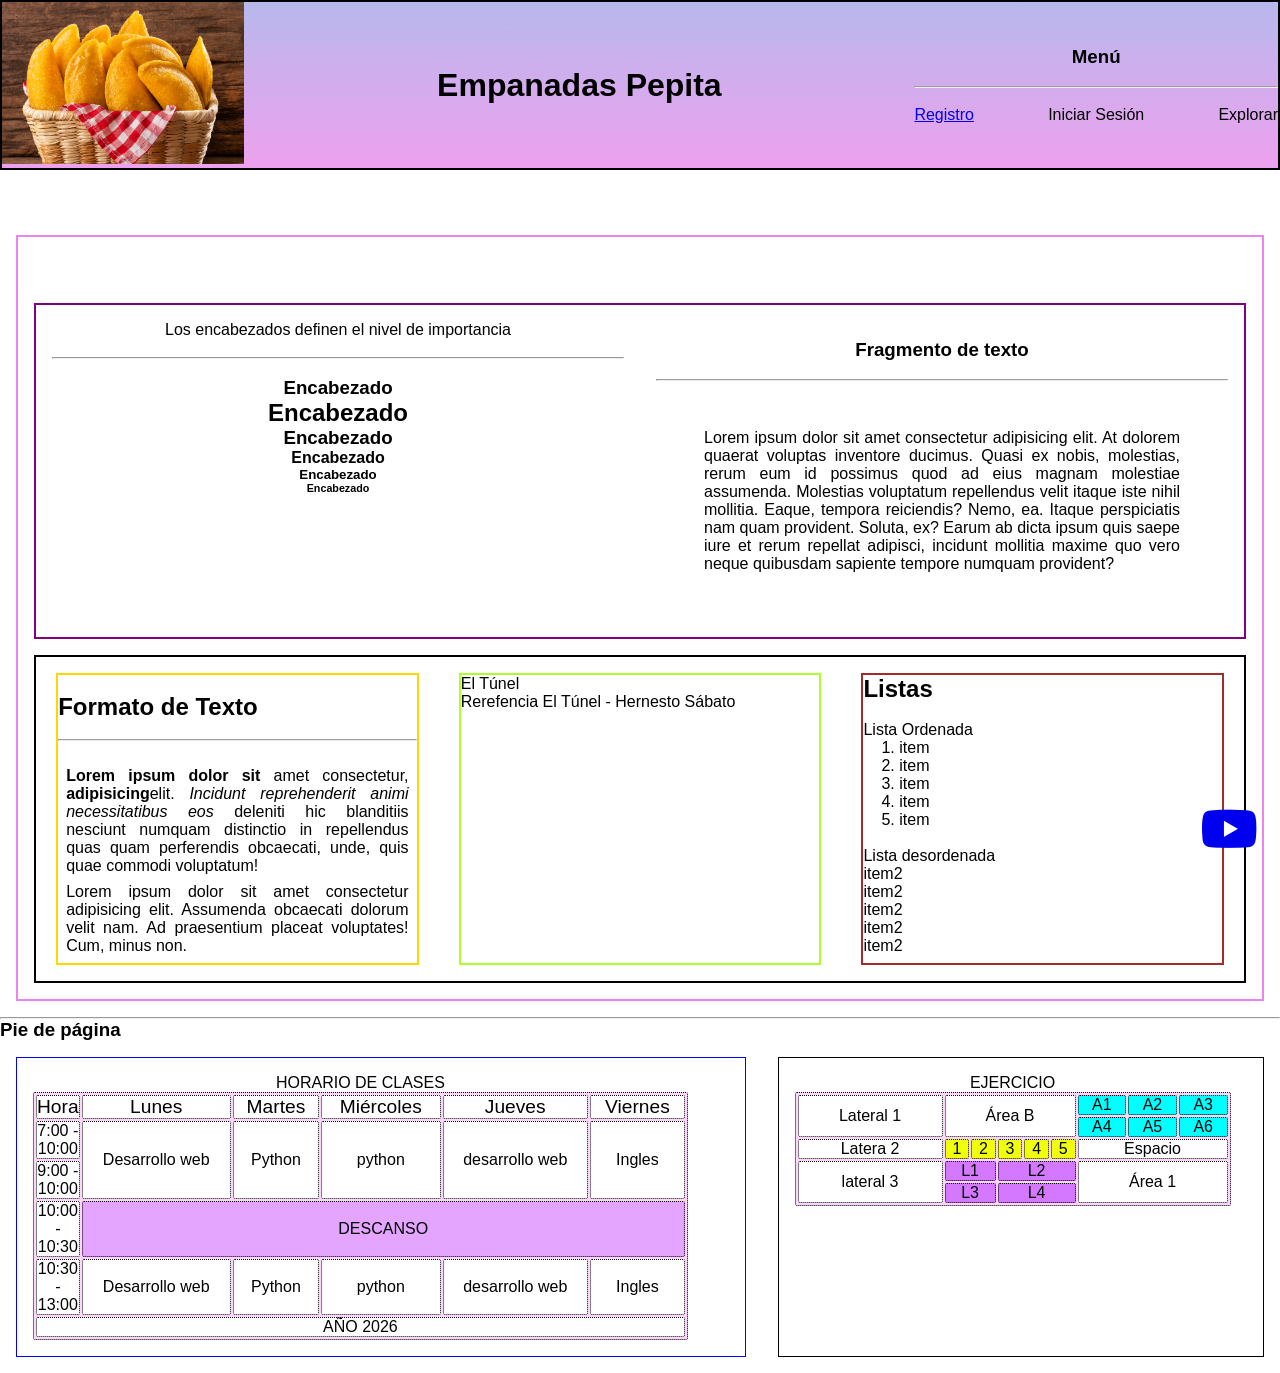
<file: index.html>
<!DOCTYPE html>
<html lang="en">
<head>
    <meta charset="UTF-8">
    <meta name="viewport" content="width=device-width, initial-scale=1.0">
    <link rel="stylesheet" href="css/style.css">
    <link rel="shortcut icon" href="favicon.ico" type="image/x-icon">
    <title>Ejercicio 3</title>
</head>
<body>
    <header class="encabezado">
        <article class="encabezado-img">
            <img class="encabezado-img-logo" src="img/2EFJ2P7JPVGURJLT7QLCSD6P74.png" alt="logo">
        </article>
        <h1 class="encabezado-titulo">Empanadas Pepita</h1>
        <nav class="encabezado-menu">
            <menu>
                <h3>Menú</h3> 
                <br>
                <hr>
                <br>
                <ol class="encabezado-menu-lista">
                    <li class="encabezado-menu-lista-item">
                     <a href="registro.html">Registro</a></li>
                    <li class="encabezado-menu-lista-item">Iniciar Sesión</li>
                    <li class="encabezado-menu-lista-item">Explorar</li>
                </ol>
            </menu>
        </nav> 
        <br>    
    </header>

    <main class="main-body"> 
       <section class="icono_test">
            <a href="https://www.youtube.com/watch?v=AawLM81gIHo&list=PLmcgrRR7qrcejDM9GZtXCM_Z6fGTzc_7z"><i class="bi bi-youtube"></i></a> 
       </section> 
        <Section class="main-body-sec">
            <article class="main-sec-titulo">
                <p>Los encabezados definen el nivel de importancia</p>
                <br>
                <hr>
                <br>
                <h1>Encabezado</h1>
                <h2>Encabezado</h2>
                <h3>Encabezado</h3>
                <h4>Encabezado</h4>
                <h5>Encabezado</h5>
                <h6>Encabezado</h6>
            </article>
            <article class="main-sec-parrafo">
                <br>
                <h1>Fragmento de texto</h1>
                <br>
                <hr>
                <p class="parrafo-main-sec">Lorem ipsum dolor sit amet consectetur adipisicing elit. At dolorem quaerat voluptas inventore ducimus. Quasi ex nobis, molestias, rerum eum id possimus quod ad eius magnam molestiae assumenda. Molestias voluptatum repellendus velit itaque iste nihil mollitia. Eaque, tempora reiciendis? Nemo, ea. Itaque perspiciatis nam quam provident. Soluta, ex? Earum ab dicta ipsum quis saepe iure et rerum repellat adipisci, incidunt mollitia maxime quo vero neque quibusdam sapiente tempore numquam provident?</p>
            </article>
             
        </Section>

        <section class="main-body-sec2">
            <article class="main-sec2-formato">
                <br>
                <h2>Formato de Texto</h2>
                <br>
                <hr>
                <br>
                <p class="parrafo-sec2"> <strong>Lorem ipsum dolor sit</strong> amet consectetur, <b>adipisicing</b>elit. 
                <em><i>Incidunt reprehenderit animi necessitatibus eos</i></em> deleniti hic blanditiis nesciunt numquam distinctio in repellendus quas quam perferendis obcaecati, unde, quis quae commodi voluptatum!</p>
                <p class="parrafo-sec2"> Lorem ipsum dolor sit amet consectetur adipisicing elit. Assumenda obcaecati dolorum velit nam. Ad praesentium placeat voluptates! Cum, minus non.</p>
            </article>
            <article class="main-sec2-contenido">
                <P>El Túnel</P>
                <blockquote cite="www.ues.mx/movilidad/Docs/MovilidadAcademica/Libro_El_Tunel"> 
                    Rerefencia El Túnel - Hernesto Sábato
                </blockquote>
            </article>
            <article class="main-sec2-listas">
                <h2>Listas</h2>
                <br>
                <p>Lista Ordenada</p>
                <ol class="lista2">
                    <li>item</li>
                    <li>item</li>
                    <li>item</li>
                    <li>item</li>
                    <li>item</li>
                </ol>
                <br>
                <p>Lista desordenada</p>
                <ul class="list3">
                    <li>item2</li>
                    <li>item2</li>
                    <li>item2</li>
                    <li>item2</li>
                    <li>item2</li>
                </ul>
            </article>
        </section>
       
    </main>
    <hr>
    <footer>
        <h3>Pie de página</h3>
        <section class="practice-tables">
            <section class="horario">
                <table class="tabla2">
                    <caption>HORARIO DE CLASES</caption>
                    <THead>
                        <td>Hora</td>
                        <td>Lunes</td>
                        <td>Martes</td>
                        <td>Miércoles</td>
                        <td>Jueves</td>
                        <td>Viernes</td>
                    </THead>
                    <tbody>
                        <td>7:00 - 10:00</td>
                        <td rowspan="2">Desarrollo web</td>
                        <td rowspan="2">Python</td>
                        <td rowspan="2">python</td>
                        <td rowspan="2">desarrollo web</td>
                        <td rowspan="2">Ingles</td>
                    </tr>
                    <tr>
                        <td>9:00 - 10:00</td>
                    </tr>
                    <tr>
                        <td>10:00 - 10:30</td>
                        <td colspan="5" class="reset">DESCANSO</td>
                    </tr>
                    <tr>
                        <td>10:30 - 13:00</td>
                        <td>Desarrollo web</td>
                        <td>Python</td>
                        <td>python</td>
                        <td>desarrollo web</td>
                        <td>Ingles</td>
                    </tr>
                    <tr>
                        <td colspan="6" class="year">AÑO 2026</td>
                    </tr>
                    </tbody> 
                </table>
            </section>
            <section class="ejercicio">
                <table>
                    <caption>EJERCICIO</caption>
                        <tr>
                            <td rowspan="2" class="lateral1">Lateral 1</td>
                            <td rowspan="2" colspan="5">Área B</td>
                            <td class="Areas">A1</td>
                            <td class="Areas">A2</td>
                            <td class="Areas">A3</td>
                        </tr>
                        <tr>
                            <td class="Areas">A4</td>
                            <td class="Areas">A5</td>
                            <td class="Areas">A6</td>
                        </tr>
                        <tr>
                            <td>Latera 2</td>
                            <td class="numbers">1</td>
                            <td class="numbers">2</td>
                            <td class="numbers">3</td>
                            <td class="numbers">4</td>
                            <td class="numbers">5</td>
                            <td colspan="3">Espacio</td>
                        </tr>
                        <tr>
                            <td rowspan="2">lateral 3</td>
                            <td colspan="2" class="laterales">L1</td>
                            <td colspan="3" class="laterales">L2</td>
                            <td rowspan="2" colspan="3">Área 1</td>
                        </tr>
                        <tr>
                            <td colspan="2" class="laterales">L3</td>
                            <td colspan="3" class="laterales">L4</td>
                        </tr>
                </table>
            </section>
        </section>
        
    </footer>
</body>
</html>
</file>
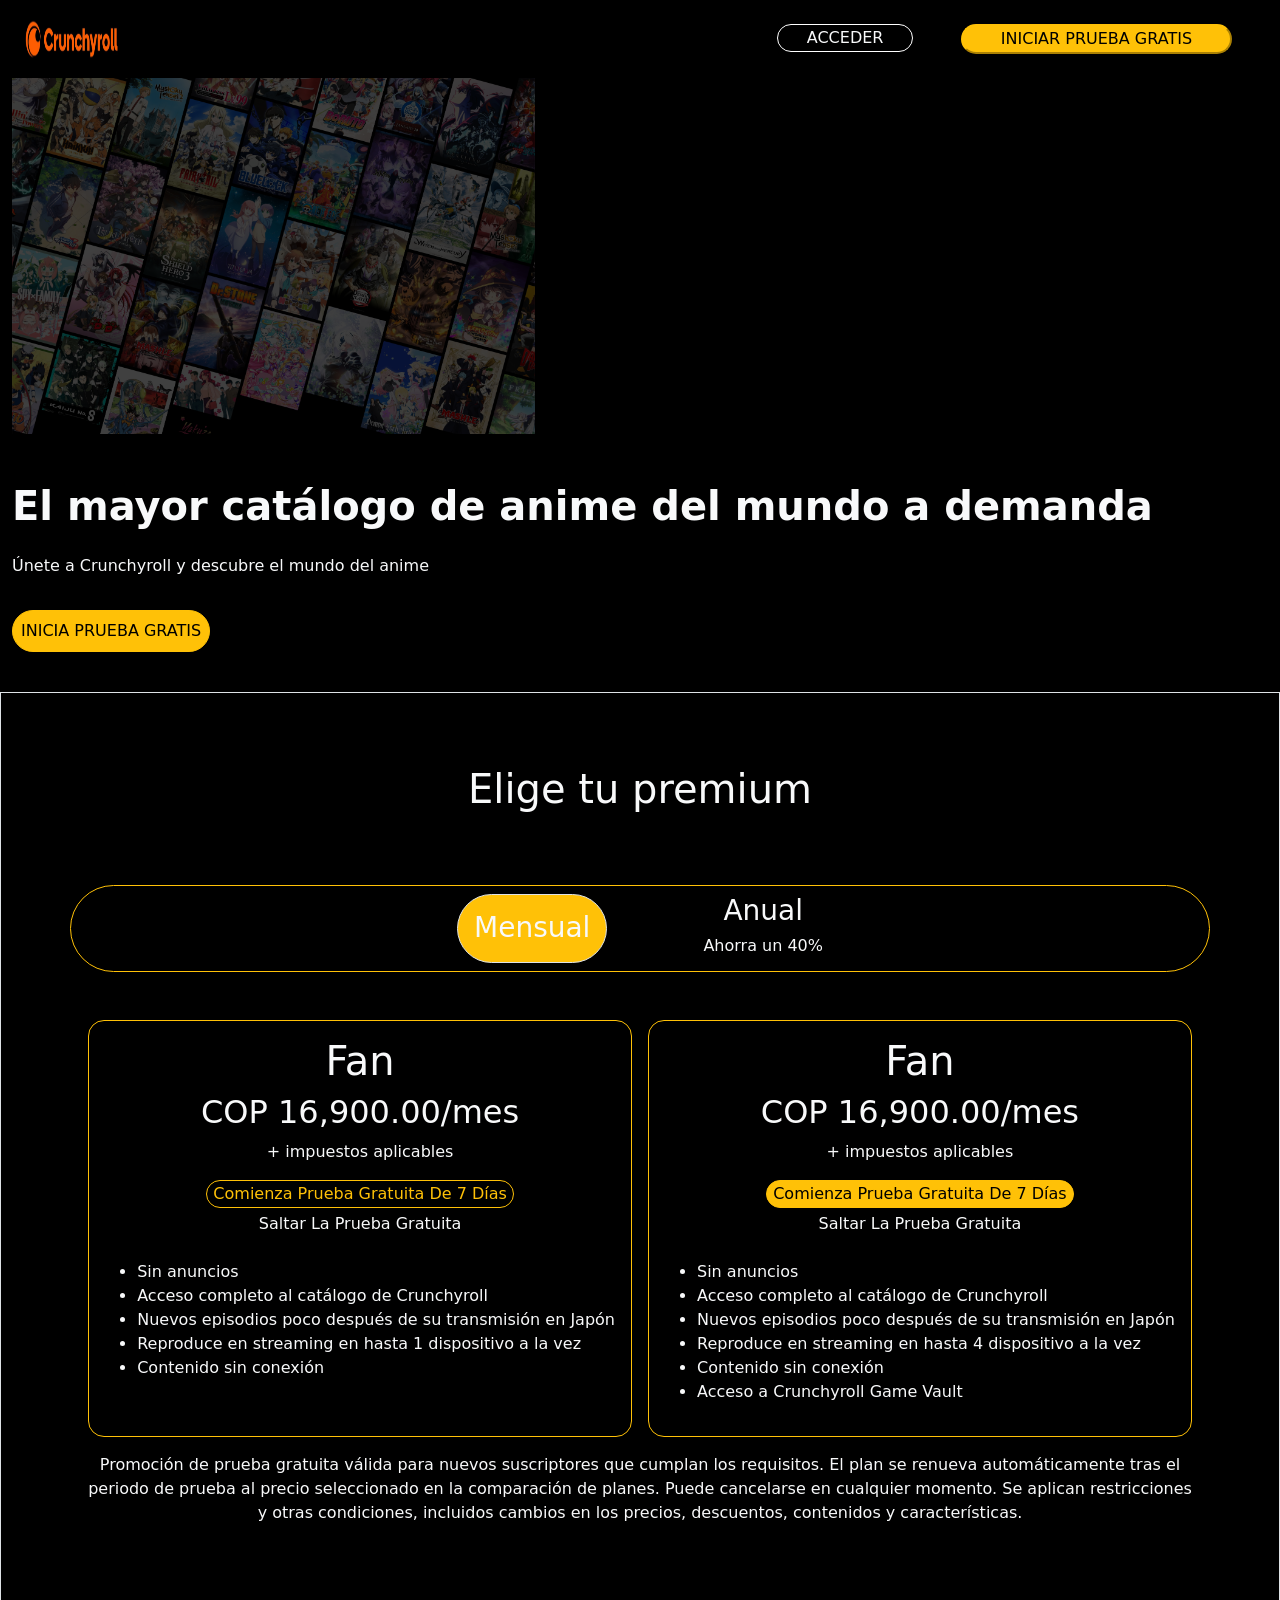
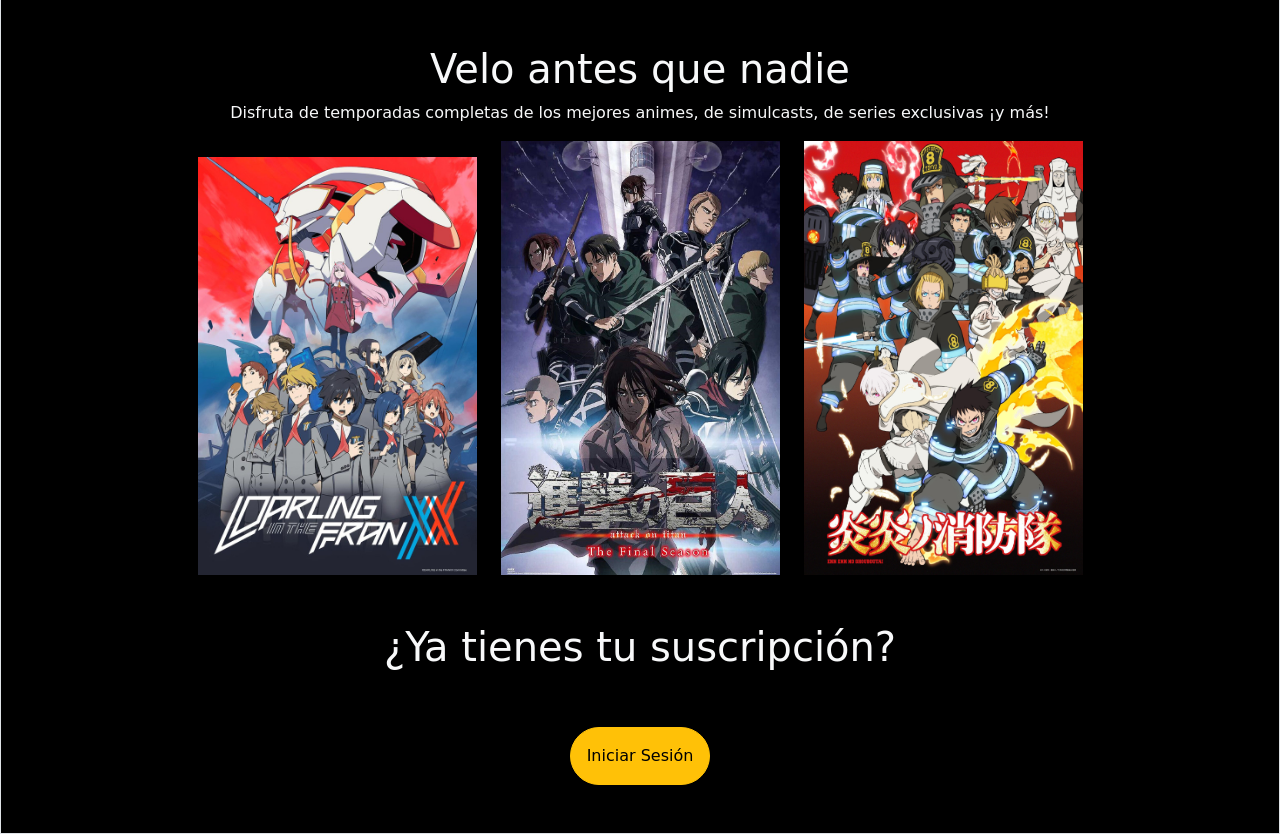
<file: bootstrap2.html>
<!doctype html>
<html lang="en">
  <head>
    <meta charset="utf-8">
    <meta name="viewport" content="width=device-width, initial-scale=1">
    <title>Bootstrap demo</title>
    <link href="https://cdn.jsdelivr.net/npm/bootstrap@5.3.8/dist/css/bootstrap.min.css" rel="stylesheet" integrity="sha384-sRIl4kxILFvY47J16cr9ZwB07vP4J8+LH7qKQnuqkuIAvNWLzeN8tE5YBujZqJLB" crossorigin="anonymous">
  </head>

  <body class="bg-black color text-light">
   
    <header class="container-fluid bg-cover col-xl-12 col-xxl-12 d-flex justify-content-space-between">
        <section class="container-fluid col-sm-4 m-0 d-flex justify-content-start">
            <img class="col-xs-2 col-sm-9 col-md-7 col-lg-2 col-xl-3 col-xxl-3" src="/img/WhatsApp Image 2026-03-19 at 3.27.39 AM.jpeg" alt="">
        </section>

        <section class="container h-75 d-flex col-sm-flex-column justify-content-end">
            <button class="h-75 col-sm-5 col-xl-2 b-r m-xl-4 col-xxl-3 rounded-pill border border-white bg-black text-light mt-2 ms-2 mb-2 fs-6">
                ACCEDER
            </button>
            <button class="h-75 col-sm-7 col-xl-4 m-xl-4 col-xxl-4 rounded-pill bg-warning border-warning mb-2 mt-2 ms-2 me-0 fs-6">
                INICIAR PRUEBA GRATIS
            </button>
        </section>
    </header>

    <section class="container-fluid pb-4">     
        <img class="col-sm-12 col-md-12 col-lg-6 col-xl-5 col-xxl-12 opacity-25" src="/img/background-desktop.jpg " alt="">

        <section class="m-0 fs-6">
            <h1 class="fs-1 col-sm-6 col-md-3 col-xl-12 fw-bold fs-1 pt-5">El mayor catálogo de anime del mundo a demanda</h1>
            <p class="pt-3">Únete a Crunchyroll y descubre el mundo del anime</p>
            <button class="bg-warning border-warning border rounded-pill p-2 mt-3">INICIA PRUEBA GRATIS</button>
        </section>
    </section>
    
    <main class="container-fluid mt-3 p-5 border">
       
        <section class="text-center mt-xl-4 mb-xl-4 mt-1">
            <h1 class="mb-5 fs-1">
                Elige tu premium
            </h1>
            <br>
            <section class="container d-flex justify-content-center border border rounded-pill border-warning pt-2 pb-2 col-xxl-4">
                <section class="border me-5 ps-3 pe-3 pt-3 bg-warning border rounded-pill">
                    <h3>Mensual</h3>
                </section>
                <section class="ms-5">
                    <h3>Anual</h3>
                    <h4 class="fs-6">Ahorra un 40%</h4>
                </section> 
            </section>

            <section class="d-flex justify-content-center mt-5">

                <article class=" border border-warning border rounded-4 me-2 p-3 col-xxl-3">
                    <h1>Fan</h1>
                    <h2>COP 16,900.00/mes</h2>
                    <p>+ impuestos aplicables</p>
                    <button class="bg-black text-warning border border-warning border rounded-pill mb-1 col-xxl-10">Comienza Prueba Gratuita De 7 Días</button><br>
                    <a href="" class="text-light text-decoration-none col-xxl-12">Saltar La Prueba Gratuita</a>
                    <ul class="text-start mt-4">
                        <li>Sin anuncios</li>
                        <li>Acceso completo al catálogo de Crunchyroll</li>
                        <li>Nuevos episodios poco después de su transmisión en Japón</li>
                        <li>Reproduce en streaming en hasta 1 dispositivo a la vez</li>
                        <li>Contenido sin conexión</li>
                    </ul>
                </article>
                <article class=" border border-warning border rounded-4 ms-2 p-3 col-xxl-3">
                    <h1>Fan</h1>
                    <h2>COP 16,900.00/mes</h2>
                    <p>+ impuestos aplicables</p>
                    <button class="bg-warning text-black text-light border border-warning border rounded-pill mb-1 col-xxl-10">Comienza Prueba Gratuita De 7 Días</button><br>
                    <a href="" class="text-light text-decoration-none col-xxl-12">Saltar La Prueba Gratuita</a>
                    <ul class="text-start mt-4">
                        <li>Sin anuncios</li>
                        <li>Acceso completo al catálogo de Crunchyroll</li>
                        <li>Nuevos episodios poco después de su transmisión en Japón</li>
                        <li>Reproduce en streaming en hasta     4 dispositivo a la vez</li>
                        <li>Contenido sin conexión</li>
                        <li>Acceso a Crunchyroll Game Vault</li>
                    </ul>
                </article>
                
            </section>
            <article class="container col-xxl-8 mt-3 mb-5">
                <p>Promoción de prueba gratuita válida para nuevos suscriptores que cumplan los requisitos. El plan se renueva automáticamente tras el periodo de prueba al precio seleccionado en la comparación de planes. Puede cancelarse en cualquier momento. Se aplican restricciones y otras condiciones, incluidos cambios en los precios, descuentos, contenidos y características.</p>
            </article>
            <br>
        </section>
        <section class="container col-xxl-10 text-center mt-5">
            <h1>Velo antes que nadie</h1>
            <p>Disfruta de temporadas completas de los mejores animes, de simulcasts, de series exclusivas ¡y más!</p>
            <article class="d-flex justify-content-center">
                <img src="/img/darling in the franxx.jpg" alt="" class="ma-4 col-xxl-4 col-sm-4  col-md-3 mt-3">
                <img src="/img/attack on titan.jpg" alt="" class="ms-4 col-sm-4 col-md-3 col-xxl-3">
                <img src="/img/fire forcejpg.jpg" alt="" class="ms-4 col-sm-4 col-md-3 col-xxl-3">
            </article>
            <h1 class="mt-5 fs-1">¿Ya tienes tu suscripción?</h1>
            <button class="mt-5 border rounded-pill p-3 bg-warning border border-warning col-xxl-4">Iniciar Sesión</button>
        </section>
    </main>

    <script src="https://cdn.jsdelivr.net/npm/bootstrap@5.3.8/dist/js/bootstrap.bundle.min.js" integrity="sha384-FKyoEForCGlyvwx9Hj09JcYn3nv7wiPVlz7YYwJrWVcXK/BmnVDxM+D2scQbITxI" crossorigin="anonymous"></script>
  </body>
</html>
</file>
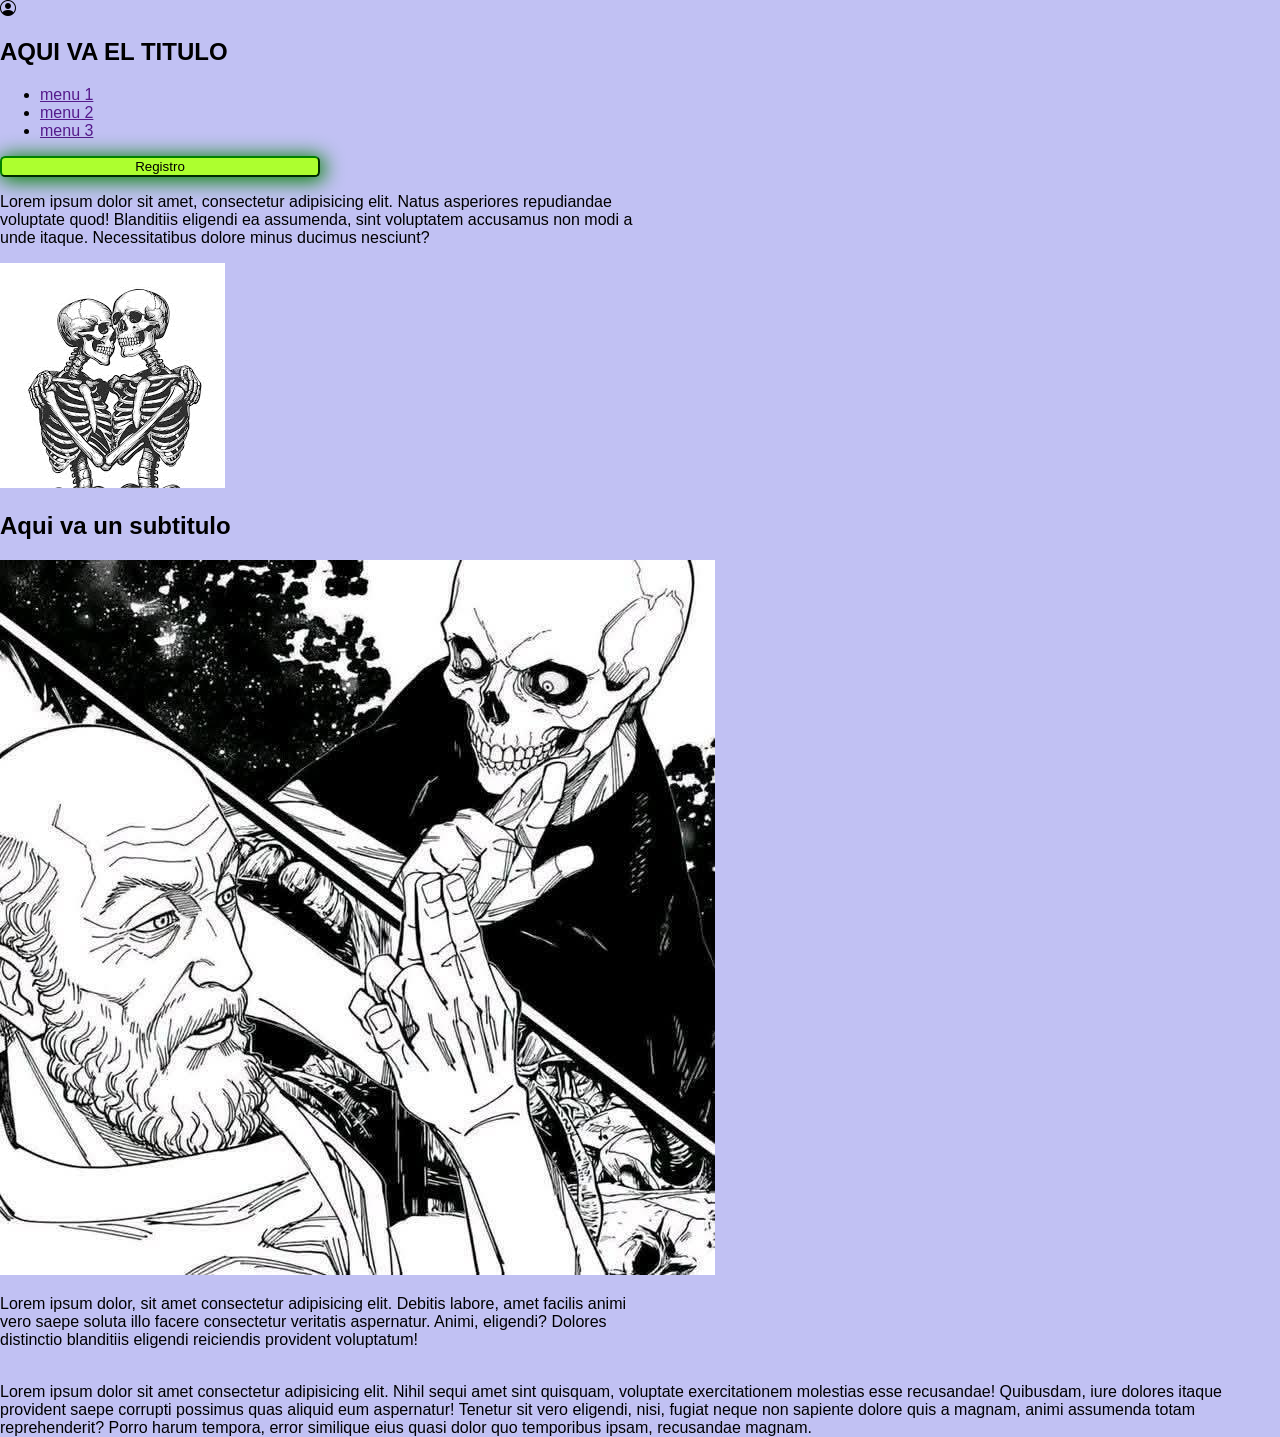
<file: grid.html>
<!DOCTYPE html>
<html lang="en">
<head>
    <meta charset="UTF-8">
    <meta name="viewport" content="width=device-width, initial-scale=1.0">
    <link rel="stylesheet" href="/css/grid.css">
    <title>Document</title>
</head>
<body>

    <header class="xs_12 s_12 m_12 l_12 xl_12">

        <section class="titulo-header xs_11 s_11 m_6 l_6 xl_6">
            
            <i class="bi bi-person-circle xs_11 s_6 l_12 m_4 l_12 xl_12"></i>
            <h1 class="s_6 m_6">AQUI VA EL TITULO</h1>
        </section>

        <section class="navegacion xs_11 s_11 m_6 l_6 xl_6">
            <nav class="menus xs_12 s_11 m_9 l_6 xl_6">
                <ul>
                    <li><a href="">menu 1</a></li>
                    <li><a href="">menu 2</a></li>
                    <li><a href="">menu 3</a></li>
                </ul>
            </nav>
            
            <button class="boton-registro xs_8 s_10 m_3 l_6 xl_6">
                Registro
            </button>
        </section>
       
    </header>

    <main class="xs_12 s_12 m_12 l_12 xl_12">

        <section class="seccion1 xs_11 s_11 m_11 l_12 xl_12">
            
            <section class=" subseccion xs_10 s_11 m_12 l_6 xl_6">
                <p class="parrafo-subsec-1">Lorem ipsum dolor sit amet, consectetur adipisicing elit. Natus asperiores repudiandae voluptate quod! Blanditiis eligendi ea assumenda, sint voluptatem accusamus non modi a unde itaque. Necessitatibus dolore minus ducimus nesciunt?</p>
                <img class="skeleton-img xs_7 s_5 m_7" src="/img/images.jpg" alt="aqui va una imagen">
            </section>
            
            <section class="subseccion2 xs_10 s_11 m_12 l_6 xl_6">

                <section class="subtitle xs_10 s_12 m_12 l_12 xl_12 ">
                    <h2 class="subtitulo s_11">Aqui va un subtitulo</h2>
                </section>

                <section class="parraf-img-subsec2 xs_10 s_11 m_12">
                    <img class="socrates xs_8 s_5 m_4" src="/img/briqs35sx0qg1.jpeg" alt="aqui va una imagen">
                    <p class="parraf-sub-sec2">Lorem ipsum dolor, sit amet consectetur adipisicing elit. Debitis labore, amet facilis animi vero saepe soluta illo facere consectetur veritatis aspernatur. Animi, eligendi? Dolores distinctio blanditiis eligendi reiciendis provident voluptatum!</p>
                </section>
            </section>

        </section>
        <br>
       
    </main>
     <footer class="xs_12">
            Lorem ipsum dolor sit amet consectetur adipisicing elit. Nihil sequi amet sint quisquam, voluptate exercitationem molestias esse recusandae! Quibusdam, iure dolores itaque provident saepe corrupti possimus quas aliquid eum aspernatur!
            Tenetur sit vero eligendi, nisi, fugiat neque non sapiente dolore quis a magnam, animi assumenda totam reprehenderit? Porro harum tempora, error similique eius quasi dolor quo temporibus ipsam, recusandae magnam.
        </footer>
</body>
  
</html>
</file>
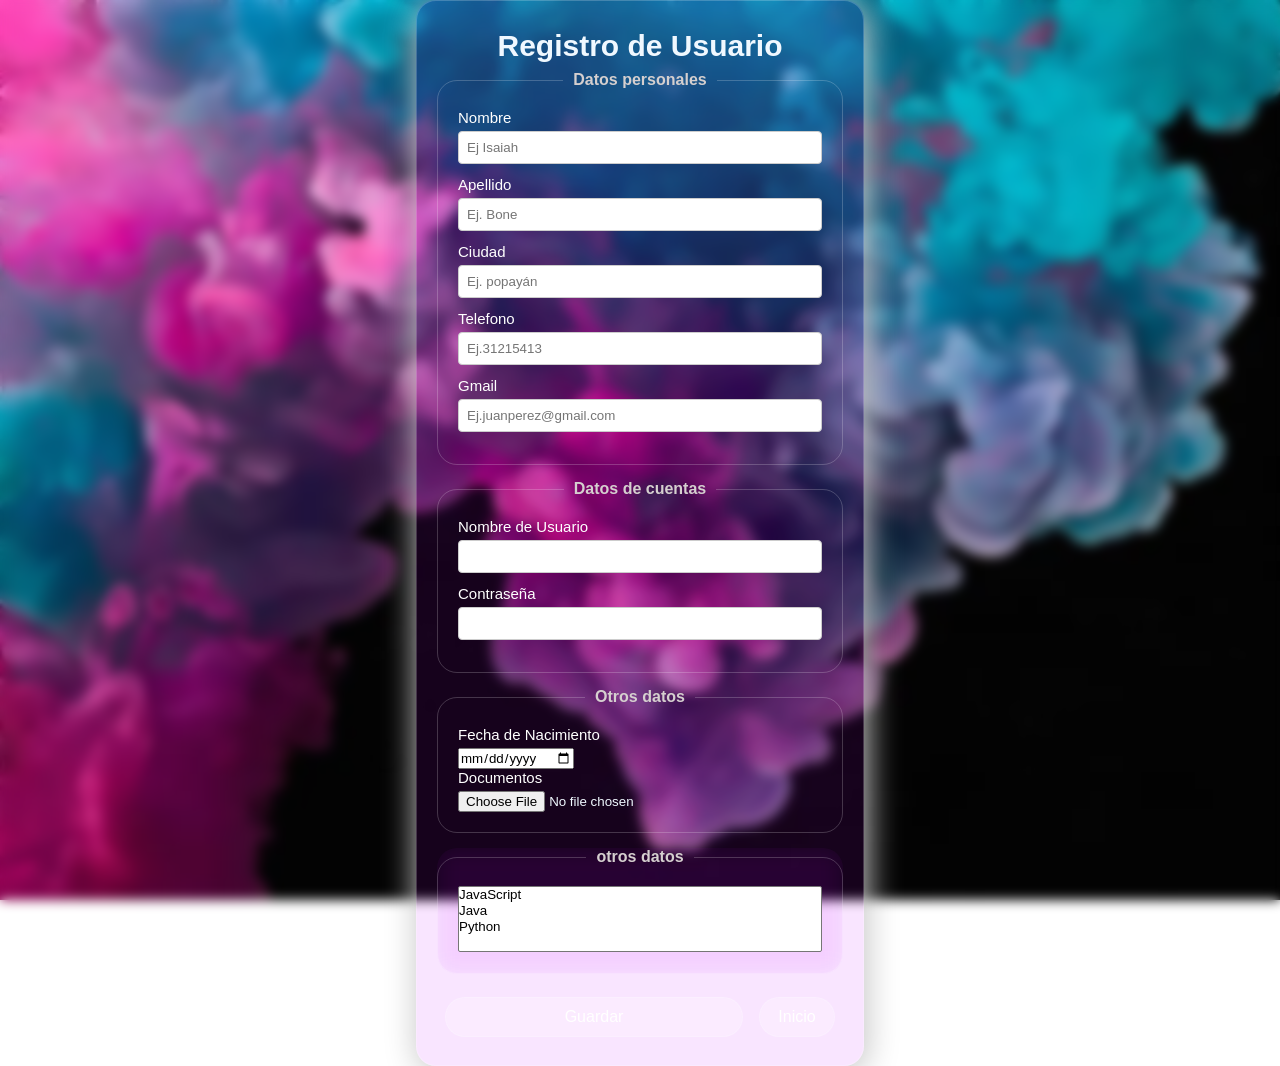
<file: registro.html>
<!DOCTYPE html>
<html lang="en">
<head>
    <meta charset="UTF-8">
    <meta name="viewport" content="width=f, initial-scale=1.0">
    <title>registro</title>
    <link rel="stylesheet" href="css/styleregistro.css">
</head>
<body>
    <section class="user-register">
         <h1 class="h1-user-register">Registro de Usuario</h1>
        <fieldset>
            <legend>Datos personales</legend>
            <form action="" class="registro">
            <label for="Nombre">Nombre</label>
            <input id="Nombre" type="text" placeholder="Ej Isaiah"> <br>
            <label for="apellido">Apellido</label>
            <input id="apellido" type="text" placeholder="Ej. Bone"> <br>
            <label for="Cuidad">Ciudad</label>
            <input id="Cuidad" type="text" placeholder="Ej. popayán"> <br>
            <label for="Telefono">Telefono</label>
            <input id="Telefono" type="text" placeholder="Ej.31215413"> <br>
            <label for="Gmail">Gmail</label>
            <input id="Gmail" type="text" placeholder="Ej.juanperez@gmail.com"><br>
        </fieldset>
        <fieldset>
            <legend>Datos de cuentas</legend>
            <label for="User">Nombre de Usuario</label>
            <input id="User" type="text"> <br>
            <label for="Pass">Contraseña</label>
            <input id="Pass" type="password">
        </fieldset>
        <fieldset class="fs-otros-datos">
            <legend>Otros datos</legend>
            <article>
                <label for="fecha">Fecha de Nacimiento</label>
                <input type="date" id="fecha">
            </article>
            <article>
                <label for="documento">Documentos</label>
                <input type="file" name="" id="documento">
            </article>
        </fieldset>
        <fieldset class="seleccionables">
            <legend>otros datos</legend>
            <select multiple>
                <option>JavaScript</option>
                <option>Java</option>
                <option>Python</option>
            </select>
        </fieldset>
        <section class="botones">
            <input type="button" value="Guardar">
            <a class="inicio" href="index.html">Inicio</a>
        </section>
    </section>
</body>
</html>
</file>
<file: css/styleregistro.css>
*{
    font-family: 'Gill Sans', 'Gill Sans MT', Calibri, 'Trebuchet MS', sans-serif;
    margin: 0;
    padding: 0;
    box-sizing: border-box;
}
body{
    backdrop-filter: blur(6px);
    background: linear-gradient(135deg, #e079f7 20%, #583fd1 100%);
    background-image: url(/img/pink-blue-ink-liquid-hd-wallpaper-preview.jpg); 
    background-size: cover;
    background-attachment: fixed;   
}
.user-register{
    width: 35%;
    padding: 20px;
    margin: auto;
    color: aliceblue;
    background: rgba(191, 0, 255, 0.1);
    backdrop-filter: blur(2px);
    -webkit-backdrop-filter: blur(2px);
    border: 1px solid rgba(255, 255, 255, 0.2);
    border-radius: 20px;   
    box-shadow: 2px 5px 2em 2px rgb(200, 200, 200);
}
.h1-user-register{
    margin: 6px;
    border: 3px solid none;
    padding: 2px;
}
h1{
    color: aliceblue;
    text-align: center;
    font-size: 30px;
}
fieldset {
    margin-bottom: 15px;
    padding: 20px;
    border-radius: 20px;
    border: 1px solid rgba(255, 255, 255, 0.2);
}
legend {
    font-weight: bold;
    color: #d5cfcf;
    padding: 0 10px;
    text-align: center;

}
label {
    display: block;
    margin-bottom: 5px;
    color: #ffffff;
    font-size: 15px;
}
input[type="text"],

input[type="password"] {
    width: 100%;
    padding: 8px;
    margin-bottom: 12px;
    border: 1px solid #ccc;
    border-radius: 4px;
    box-sizing: border-box;
}

.botones{
    display: flex;
    align-items: center;
}

input[type="button"] {
    width: 80%;
    padding: 10px;
    background: rgba(255, 255, 255, 0.2);
    color: white;
    border: none;
    border-radius: 4px;
    cursor: pointer;
    font-size: 16px;
    border: 1px solid rgba(255, 255, 255, 0.2);
    border-radius: 20px;
    margin: 0.5em;
}
input[type="button"]:hover {
    background: rgba(0, 0, 255, 0.2);
    backdrop-filter: blur(12px);
    -webkit-backdrop-filter: blur(12px);
    border: 1px solid rgba(255, 255, 255, 0.2);
    border-radius: 20px;
}
input[type="documento"] {
    align-items: center;
}
input[type="fecha"] {
    align-items: center;
}
.seleccionables{
    background: rgba(183, 0, 255, 0);
    backdrop-filter: blur(12px);
    -webkit-backdrop-filter: blur(12px);
    border: 1px solid rgba(255, 255, 255, 0.2);
    border-radius: 20px;

}
select{
    width: 100%;
}
option{
    width: 100%;
}
a{
    width: 20%;
    padding: 10px;
    background: rgba(255, 255, 255, 0.2);
    color: white;
    border: none;
    cursor: pointer;
    font-size: 16px;
    border: 1px solid rgba(255, 255, 255, 0.2);
    border-radius: 20px;
    margin: 0.5em;
    text-align: center;
    align-items: center;
    text-decoration: none;
}
a :hover{
    background: rgba(0, 0, 255, 0.2);
    backdrop-filter: blur(12px);
    -webkit-backdrop-filter: blur(12px);
    border: 1px solid rgba(255, 255, 255, 0.2);
    border-radius: 20px;
}
</file>
<file: css/style.css>
@import url("https://cdn.jsdelivr.net/npm/bootstrap-icons@1.11.1/font/bootstrap-icons.css");

*{
    margin: 0;
    padding: 0;
    box-sizing: border-box;
    font-family: 'Gill Sans', 'Gill Sans MT', Calibri, 'Trebuchet MS', sans-serif;
}
body{
    margin-top: 235px;
}
.encabezado{
    display: flex;
    border: 2px solid;
    justify-content: space-around;
    align-items: center;
    position: fixed;
    top: 0;
    width: 100%;
    background: linear-gradient(rgba(90, 92, 211, 0.434), rgb(238, 161, 238));
}
.encabezado-img{
    text-align: center;
    width: 20%;
}
.encabezado-img-logo{
    max-width: 100%;
}
.encabezado-titulo{
    text-align: center;
    width: 50%;
    margin-left: 1em;
    margin-right: 1em;
}
.encabezado-menu{
    text-align: center;
    width: 30%;
}
.encabezado-menu-lista{
    display: flex;
    justify-content: space-between;
    align-items: center;
}
.encabezado-menu-lista-item{
    list-style: none;
}
.main-body{
    border: 2px solid violet;
    margin: 1em; 

}
.icono_test{
    width: 60px;
    position: sticky;
    top: 800px;
    left: 95em;
    height: 50px;
}   
a i{
    font-size: 3.4em;
}   
.main-body-sec{
    display: flex;
    justify-content: space-around;
    align-content: center;
    border: 2px solid purple;
    margin: 1em;
}

.main-sec-titulo{
    margin: 1em;
    width: 50%;
    text-align: center;
}
.main-sec-parrafo{
    margin: 1em;
    width: 50%;
    text-align: center;
}
.parrafo-main-sec{
    margin: 3em;
    text-align: justify;
}
.main-body-sec2{
    border: 2px solid;
    display: flex;
    justify-content: space-around;

    margin: 1em;
}
.main-sec2-formato{
    border: 2px solid gold;
    width: 30%;
    margin: 1em;
}
.main-sec2-contenido{
    border: 2px solid greenyellow;
    width: 30%;
    margin: 1em;
}
.main-sec2-listas{
    border: 2px solid brown;
    width: 30%;
    margin: 1em;
}
.parrafo-sec2{
    text-align: justify;
    margin: 0.5em;
}
.lista2{

    margin-left: 10%;
}
.list3{
    list-style: none;
}
table{
    border: 1px solid black;
    margin: 1em;
    align-items: center;
    width: 90%;
    padding: 0%;
    border-radius: 2px;
    border-style: dotted;
    background-color: rgb(900, 213, 390);
}
td{
    border: 1px solid black;
    align-items: center;
    text-align: center;
    border-radius: 2px;
    margin: 5px;
    text-decoration: none;
    border-style: dotted;
    background-color: rgb(255, 255, 255);
}
thead{
    font-size: 1.2em;
}
.practice-tables{
    display: flex;
    padding: 0;
    text-align: center;
    justify-content: center;
}
.horario{
    border: 1px solid blue;
    width: 60%;
    align-items: center;
    margin: 1em;
    text-align: center;
}
.reset{
    background-color: rgb(227, 165, 255);
    font-size: 1em;
    width: 100% ;
}

.ejercicio{
    border: 1px solid black;
    width: 40%;
    align-items: center;
    margin: 1em;
}
.Areas{
    background-color: aqua;
}
.numbers{
    background-color: rgb(240, 310, 12)
}
.laterales{
    background-color: rgb(212, 121, 5667);
}
</file>
<file: css/grid.css>
@import url("https://cdn.jsdelivr.net/npm/bootstrap-icons@1.11.1/font/bootstrap-icons.css");

*{
    font-family:'Segoe UI', Tahoma, Geneva, Verdana, sans-serif;
}
body{
     background-color: rgb(193, 193, 243);
     margin: 0;
     padding: 0 ;
     font-size: 1em;
}
.boton-registro{
    background-color: greenyellow;
    color: black;
    border-color: green;
    box-shadow: 2px 2px 20px 2px green;
    font-weight: 200;
    border-radius: 0.4em;
}

/* PUNTO DE QUIEBRE PARA PANTALLAS PEQUEÑAS, (NOMBRE xS) */
@media screen and (min-width: 0px) and (max-width: 256px){  
   header{
        font-size: 0.6em;
        border: 2px solid violet;
        text-align: center;
        margin-bottom: 1.5em;
    }
    .titulo-header{
        text-align: center;
        border: 3px solid red;
        margin: 1em;
    }
    header i{
        font-size: 6em;
        margin-top: 1em;
    }
    header h1{
        font-size: 2.3em;
    }
    .navegacion{
        border: 2px solid orange;
        margin: 1em;
    }
    nav{
        margin-bottom: 2em;
        margin-top: 2em;
    }
    nav ul{
        display: flex;
        justify-content: space-around   ;
        padding: 0;
        margin: 0;
        text-decoration: none;
    }
    nav li{
        list-style: none;
    }
    a{
        text-decoration: none;
        font-size: 1.3em;
    }
    .boton-registro{
        margin-top: 1em;
        margin-bottom: 2em;
    }
    main{
        font-size: 0.6em;
        border: 2px solid violet;
        text-align: center;
        margin-bottom: 1.5em;
    }
    
    .seccion1{
        font-size: 1.5em;
        border: 2px solid yellow;
        margin: 1em;
    }
    .subseccion{
        border: 2px solid brown;
        margin: 1em;
    }
    .parrafo-subsec-1{
        background-color: rgb(237, 160, 160);
        margin: 0.6em;
        border-radius: 1em;

    }
    .skeleton-img{
        border-radius: 50%;
        box-shadow: 1vh 1vh 50px 1vw white;
        margin-bottom: 2em;
    }
    .subseccion2{
        border: 2px solid brown;
        margin: 1em;
    }
    .title{
        margin: 1em;
    }
    .parraf-img-subsec2{
        margin: 1em;
        border: 2px solid rebeccapurple;
    }
    .socrates{
        margin-top: 1em;
        border-radius: 50%; 
        box-shadow: 1vh 1vh 50px 1vw white;
    }
    /* MEDIDAS ESTANDAR EN COLUMNAS */
    .xs_1{
    width: 8.333%;
   }
   .xs_2{
    width: 16.666%;
   }
   .xs_3{
    width: 25%;
   }
    .xs_4{
    width: 33.333%;
   }
    .xs_5{
    width: 41.666%;
   }
    .xs_6{
    width: 50%;
   }
    .xs_7{
    width: 58.333%;
   }
    .xs_8{
    width: 66.666%;
   }
    .xs_9{
    width: 75%;
   }
    .xs_10{
    width: 83.333%;
   }
    .xs_11{
    width: 91.666%;
   }
    .xs_12{
    width: 100%;
   }
}

/* PUNTO DE QUIEBRE PARA PANTALLAS PEQUEÑAS, (NOMBRE S) */   
@media screen and (min-width: 257px) and (max-width: 767px){
       header{
        font-size: 0.6em;
        margin-bottom: 2em;
        border: 2px solid blueviolet;
    }
    .titulo-header{
        display: flex;
        justify-content: space-between;
        margin: 1em;
        border: 2px solid blueviolet;
    }
    header i{
        font-size: 8em;
        margin-top: 0;
        margin-right: 1.5em;
    }
    header h1{
        font-size: 2.8em;
        margin-right: 1em;
    }
    .navegacion{
   
        margin: 1em;
        border: 2px solid blueviolet;
        justify-content: space-around;
    }
    nav{
        margin-bottom: 2em;
        margin-top: 2em;
        margin-left: 0;
    }
    nav ul{
        display: flex;
        justify-content: space-around   ;
        padding: 0;
        text-decoration: none;
    }
    nav li{
        list-style: none;
        margin-left: 1em;
    }
    a{
        text-decoration: none;
        font-size: 1.9em;
    }
    .boton-registro{
        margin: 2em;
        align-items: center;
        text-align: center;
        font-size: 2em;
    }
    main{
        font-size: 0.6em;
        text-align: center;
        margin-bottom: 2em;
        border: 2px solid rgb(113, 226, 43);
    }
    
    .seccion1{
        font-size: 1.6em;
        border: 2px solid yellow;
        margin: 1em;

    }
    .subseccion{
        border: 2px solid rgb(255, 8, 8);
        margin: 1em;
        margin-top: 4em;
    }
    .parrafo-subsec-1{
        background-color: rgb(217, 176, 255);
        margin: 1em;
        border-radius: 20% 6% 6% 20%;
        border: 1px solid blueviolet;
        padding: 2.5em;
        text-align: left;
    }
    .skeleton-img{
        border-radius: 50%;
        box-shadow: 1vh 1vh 50px 1vw white;
        margin-bottom: 2em;
        
    }
    .subseccion2{
        border: 2px solid brown;
        margin: 1em;
        margin-top: 3em;
    }
    .subtitle{
        margin: 1em;
        margin-bottom: 2em;
    }
    .parraf-img-subsec2{
        margin: 1em;
        border: 2px solid rebeccapurple;
        
    }
    .socrates{
        margin-top: 1em;
        border-radius: 50%; 
        box-shadow: 1vh 1vh 50px 1vw white;
    }
    .parraf-sub-sec2{
        background-color: rgb(217, 176, 255);
        margin: 1em;
        border-radius: 20% 6% 6% 20%;
        border: 1px solid blueviolet;
        padding: 2.5em;
        text-align: left;
    }
    .s_1{
    width: 8.333%;
   }
   .s_2{
    width: 16.666%;
   }
   .s_3{
    width: 25%;
   }
    .s_4{
    width: 33.333%;
   }
    .s_5{
    width: 41.666%;
   }
    .s_6{
    width: 50%;
   }
    .s_7{
    width: 58.333%;
   }
    .s_8{
    width: 66.666%;
   }
    .s_9{
    width: 75%;
   }
    .s_10{
    width: 83.333%;
   }
    .s_11{
    width: 91.666%;
   }
    .s_12{
    width: 100%;
   }
}

/* PUNTO DE QUIEBRE PARA PANTALLAS MEDIANAS, (NOMBRE M) */ 
@media screen and (min-width: 768px) and (max-width: 1000px){
    
    header{
        border: 2px solid violet;
        display: flex;
        justify-content: space-around;
        margin-top: 1em;
        margin-bottom: 1em;
    }
    .titulo-header{
        display: flex;
        justify-content: space-around;
        border: 2px solid orangered;
        margin: 1em;
    }
    header i{
        font-size: 5em;
        margin-left: 0.2em;
        margin-right: 1em;
    }
    .navegacion{
        display: flex;
        justify-content: space-around;
        align-items: center ;
        border: 2px solid blue;
        margin: 1em;
    }
    nav{
        margin: 0;
        margin-right: 2em   ;
    }
    nav ul{
        display: flex;
        justify-content: space-around;
        gap: 1.2em;
    }
    ul li{
        list-style: none;
    }
    li a{
        text-decoration: none;
    }
    .boton-registro{
        height: 3em;
        margin-left: 2em;
        margin-right: 2em;
    }
    main{
        border: 2px solid goldenrod;
    }
    .seccion1{
        margin: 1em;
        padding-bottom: 2em;
    }
    .subseccion{
        display: flex;
        justify-content: space-around;
        margin: 1em;
        background-color: violet;
    }
    .parrafo-subsec-1{
        margin-right: 1em;
        margin-left: 0.5em;
        background-color: rgb(164, 164, 255);
        border-radius: 20% 30% 10% 15%;
        padding-top: 3em;
        padding-left: 1em;        
    }
    .skeleton-img{
        margin-right: 1em;
        margin-top: 1em;
        margin-bottom: 1em;
        border-radius: 50%;
        margin-left: 2em;
    }
    .subtitle{
        text-align: center;
    }
    .parraf-img-subsec2{
        border: 2px solid brown;
        display: flex;
        justify-content: space-around;
        margin: 1em;
        align-items: center;
    }
    .socrates{
        margin: 1em;
        border-radius: 50%;
    }
    .parraf-sub-sec2{
        margin-left: 2em;
        margin-right: 2em;

    }
    .m_1{
    width: 8.333%;
   }
   .m_2{
    width: 16.666%;
   }
   .m_3{
    width: 25%;
   }
    .m_4{
    width: 33.333%;
   }
    .m_5{
    width: 41.666%;
   }
    .m_6{
    width: 50%;
   }
    .m_7{
    width: 58.333%;
   }
    .m_8{
    width: 66.666%;
   }
    .m_9{
    width: 75%;
   }
    .m_10{
    width: 83.333%;
   }
    .m_11{
    width: 91.666%;
   }
    .m_12{
    width: 100%;
   }
}


/* PUNTO DE QUIEBRE PARA PANTALLAS GRANDES, (NOMBRE L) */ 
@media screen and (min-width: 1001px) and (max-width: 1465px){
   

    .l_1{
    width: 8.333%;
   }
   .l_2{
    width: 16.666%;
   }
   .l_3{
    width: 25%;
   }
    .l_4{
    width: 33.333%;
   }
    .l_5{
    width: 41.666%;
   }
    .l_6{
    width: 50%;
   }
    .l_7{
    width: 58.333%;
   }
    .l_8{
    width: 66.666%;
   }
    .l_9{
    width: 75%;
   }
    .l_10{
    width: 83.333%;
   }
    .l_11{
    width: 91.666%;
   }
    .l_12{
    width: 100%;
   }
}

/* PUNTO DE QUIEBRE PARA PANTALLAS MUY GRANDES, (NOMBRE XL) */ 
@media screen and (min-width: 1466px){
   
    .xl_1{
    width: 8.333%;
   }
   .xl_2{
    width: 16.666%;
   }
   .xl_3{
    width: 25%;
   }
    .xl_4{
    width: 33.333%;
   }
    .xl_5{
    width: 41.666%;
   }
    .xl_6{
    width: 50%;
   }
    .xl_7{
    width: 58.333%;
   }
    .xl_8{
    width: 66.666%;
   }
    .xl_9{
    width: 75%;
   }
    .xl_10{
    width: 83.333%;
   }
    .xl_11{
    width: 91.666%;
   }
    .xl_12{
    width: 100%;
   }
}
</file>
